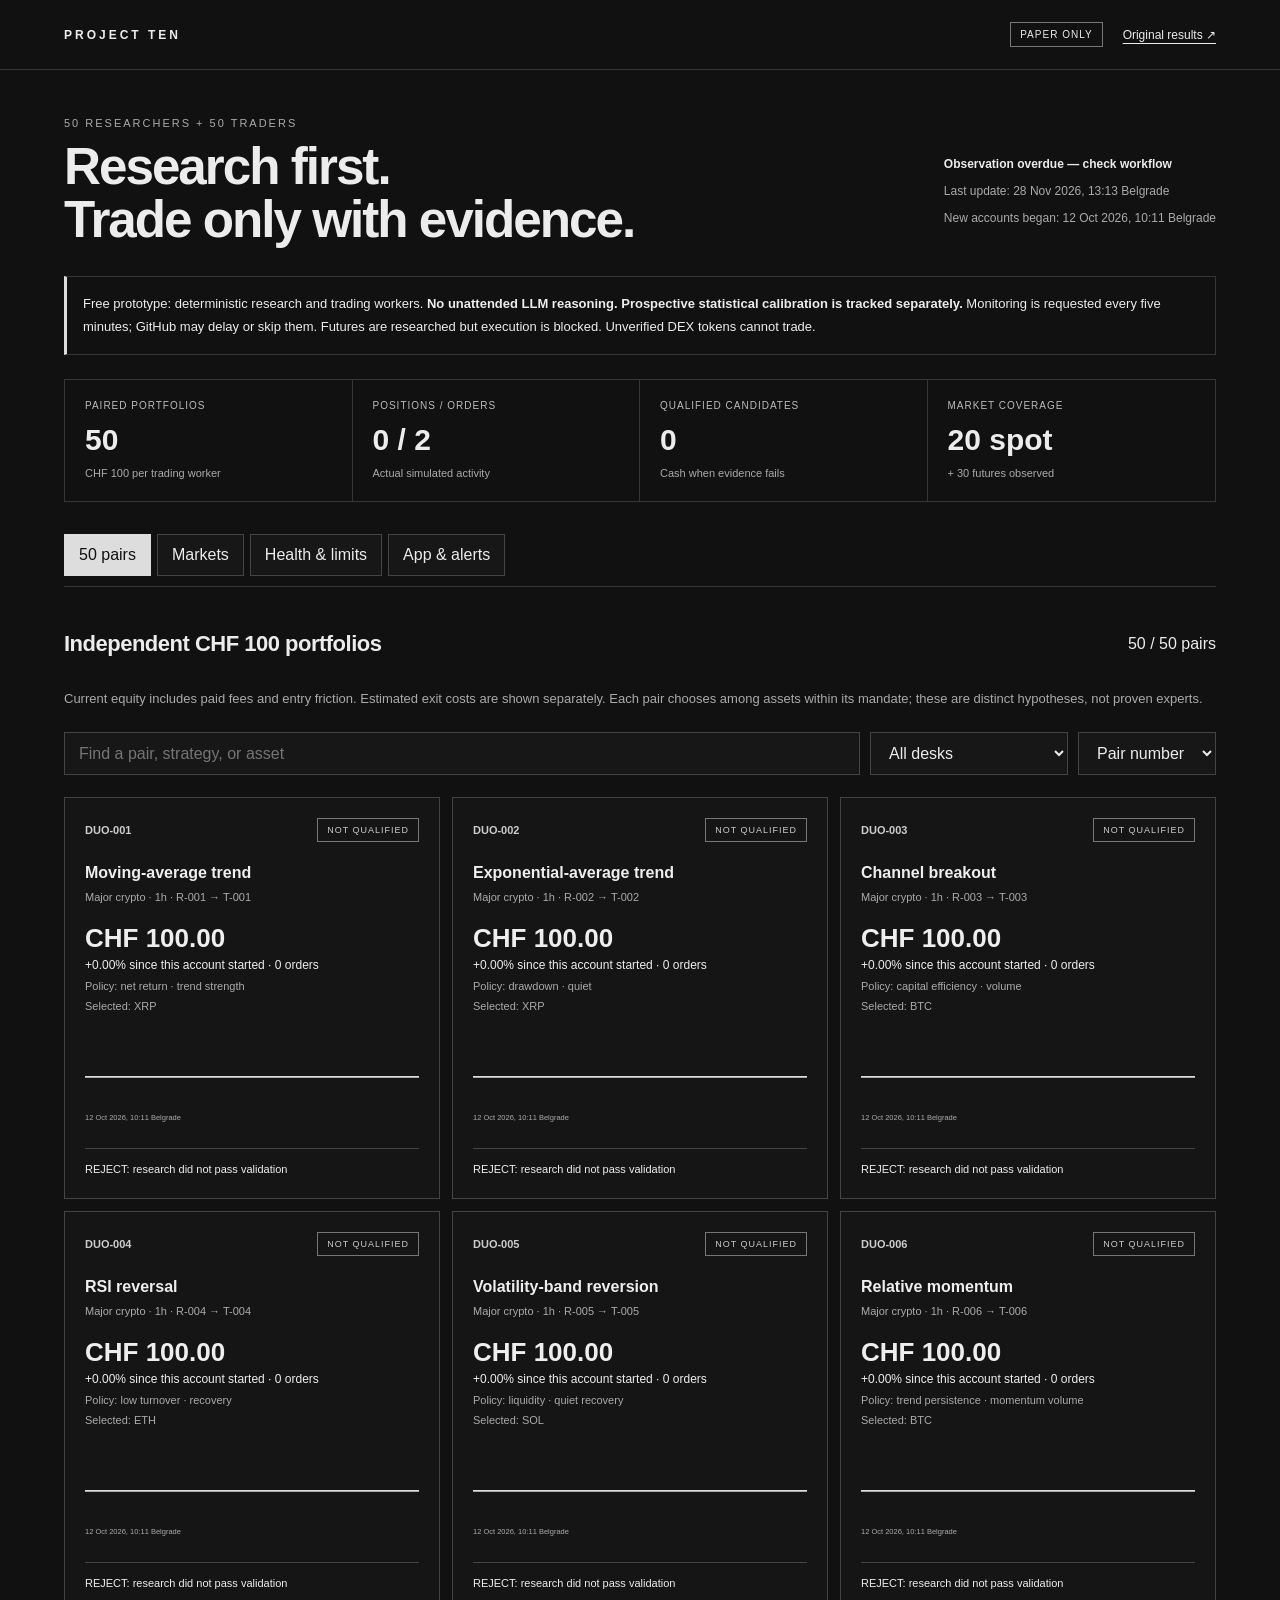
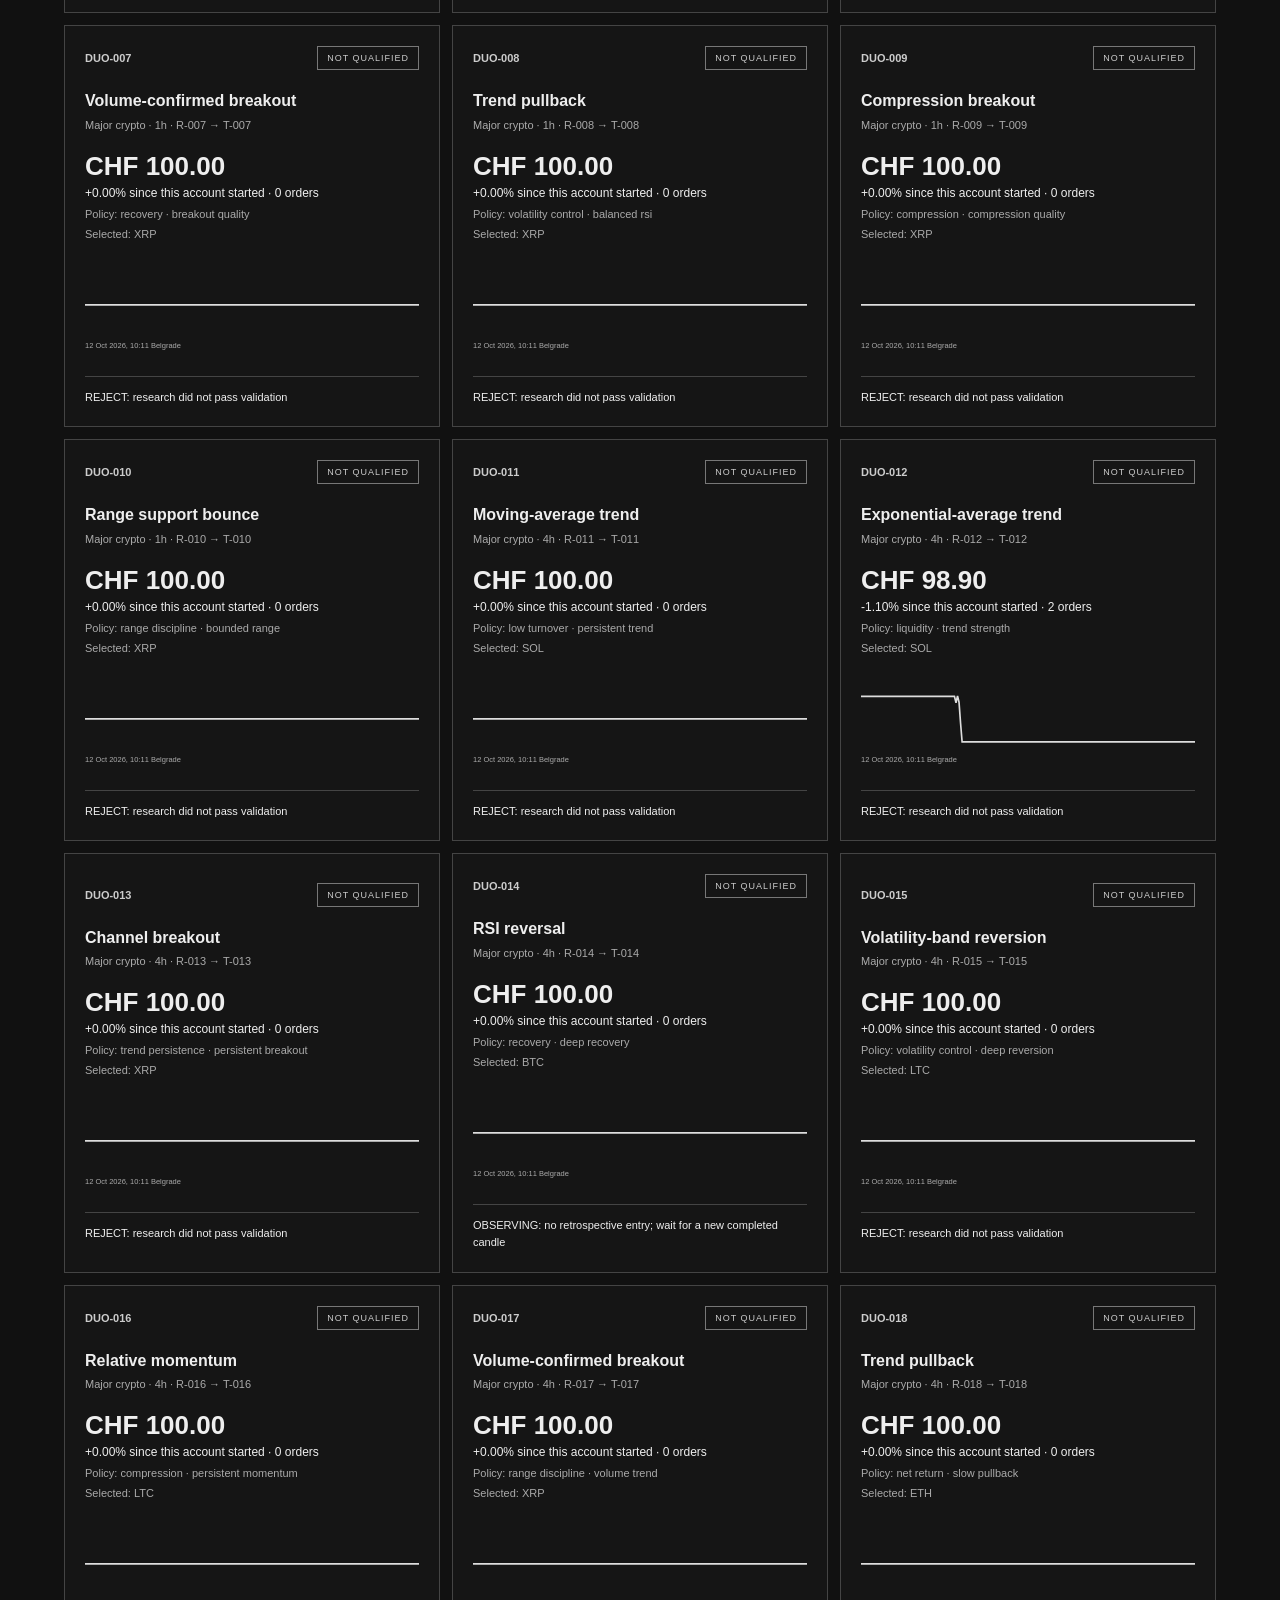
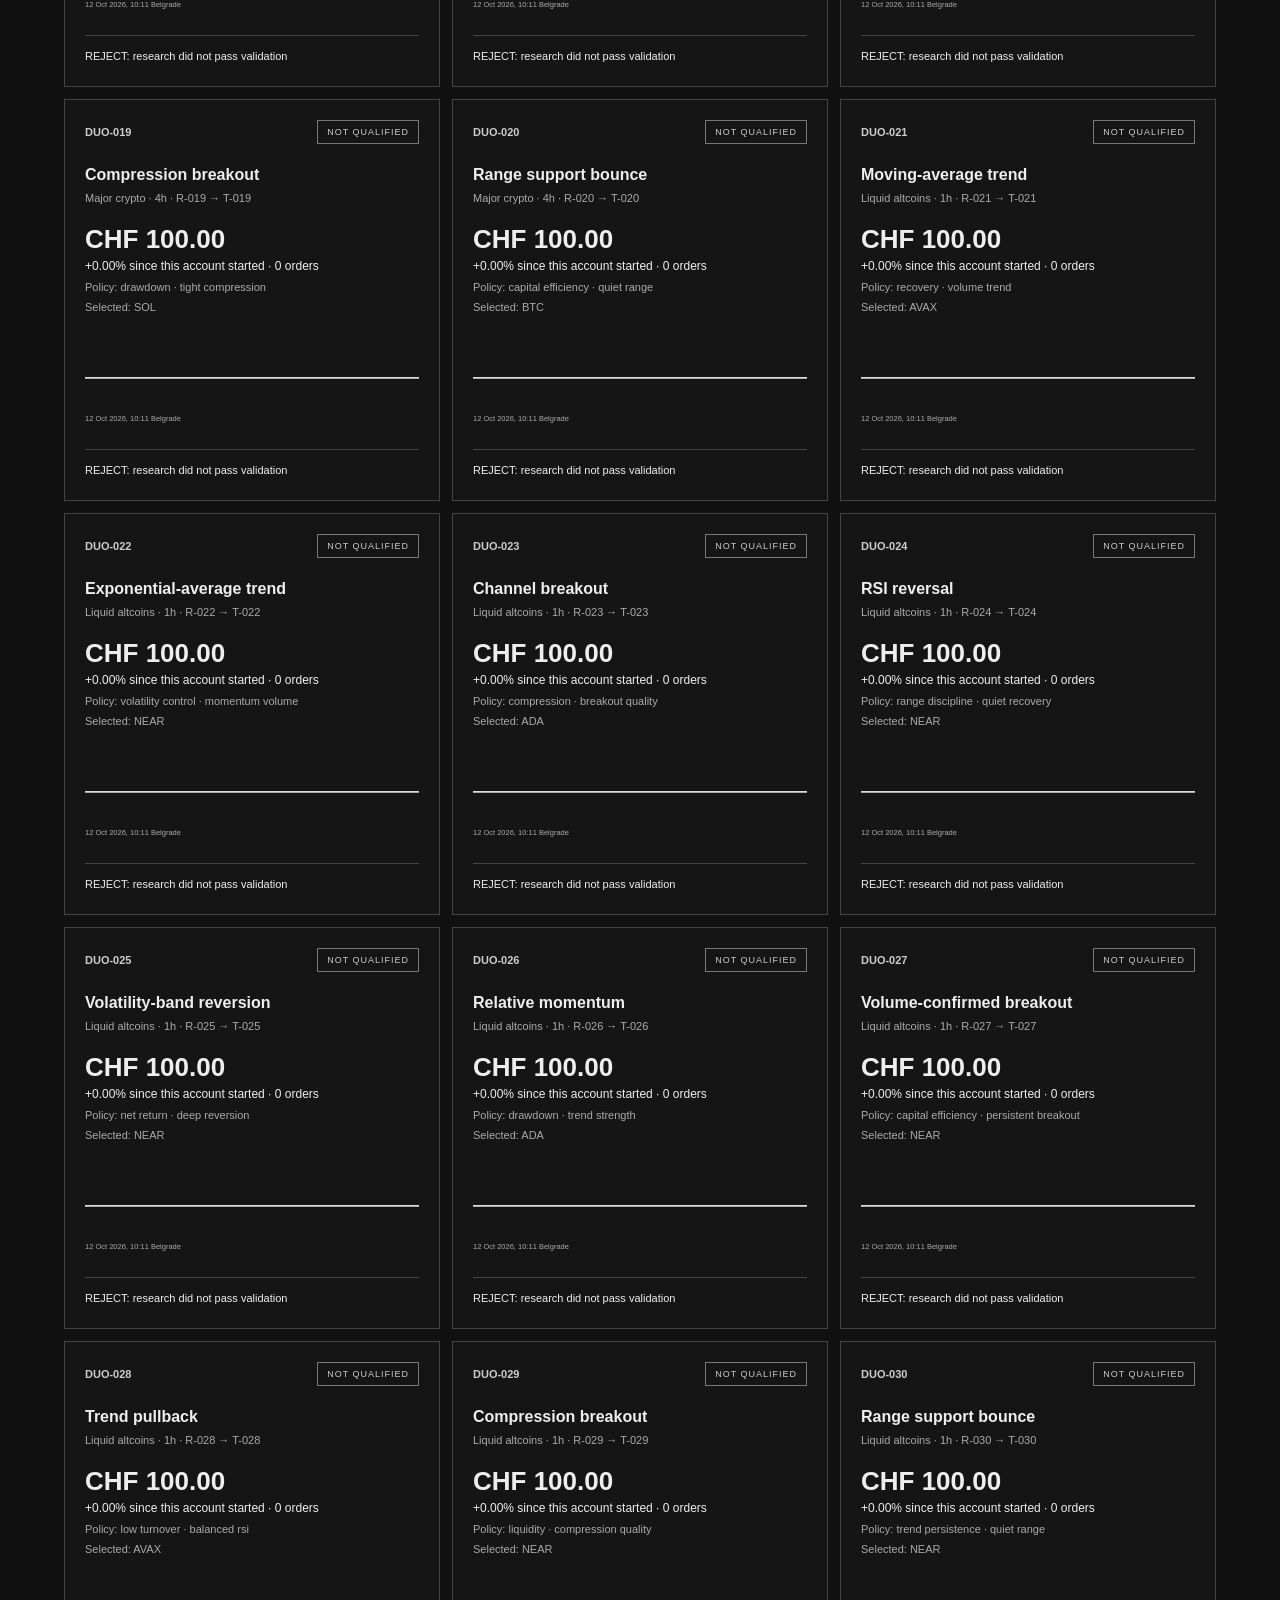
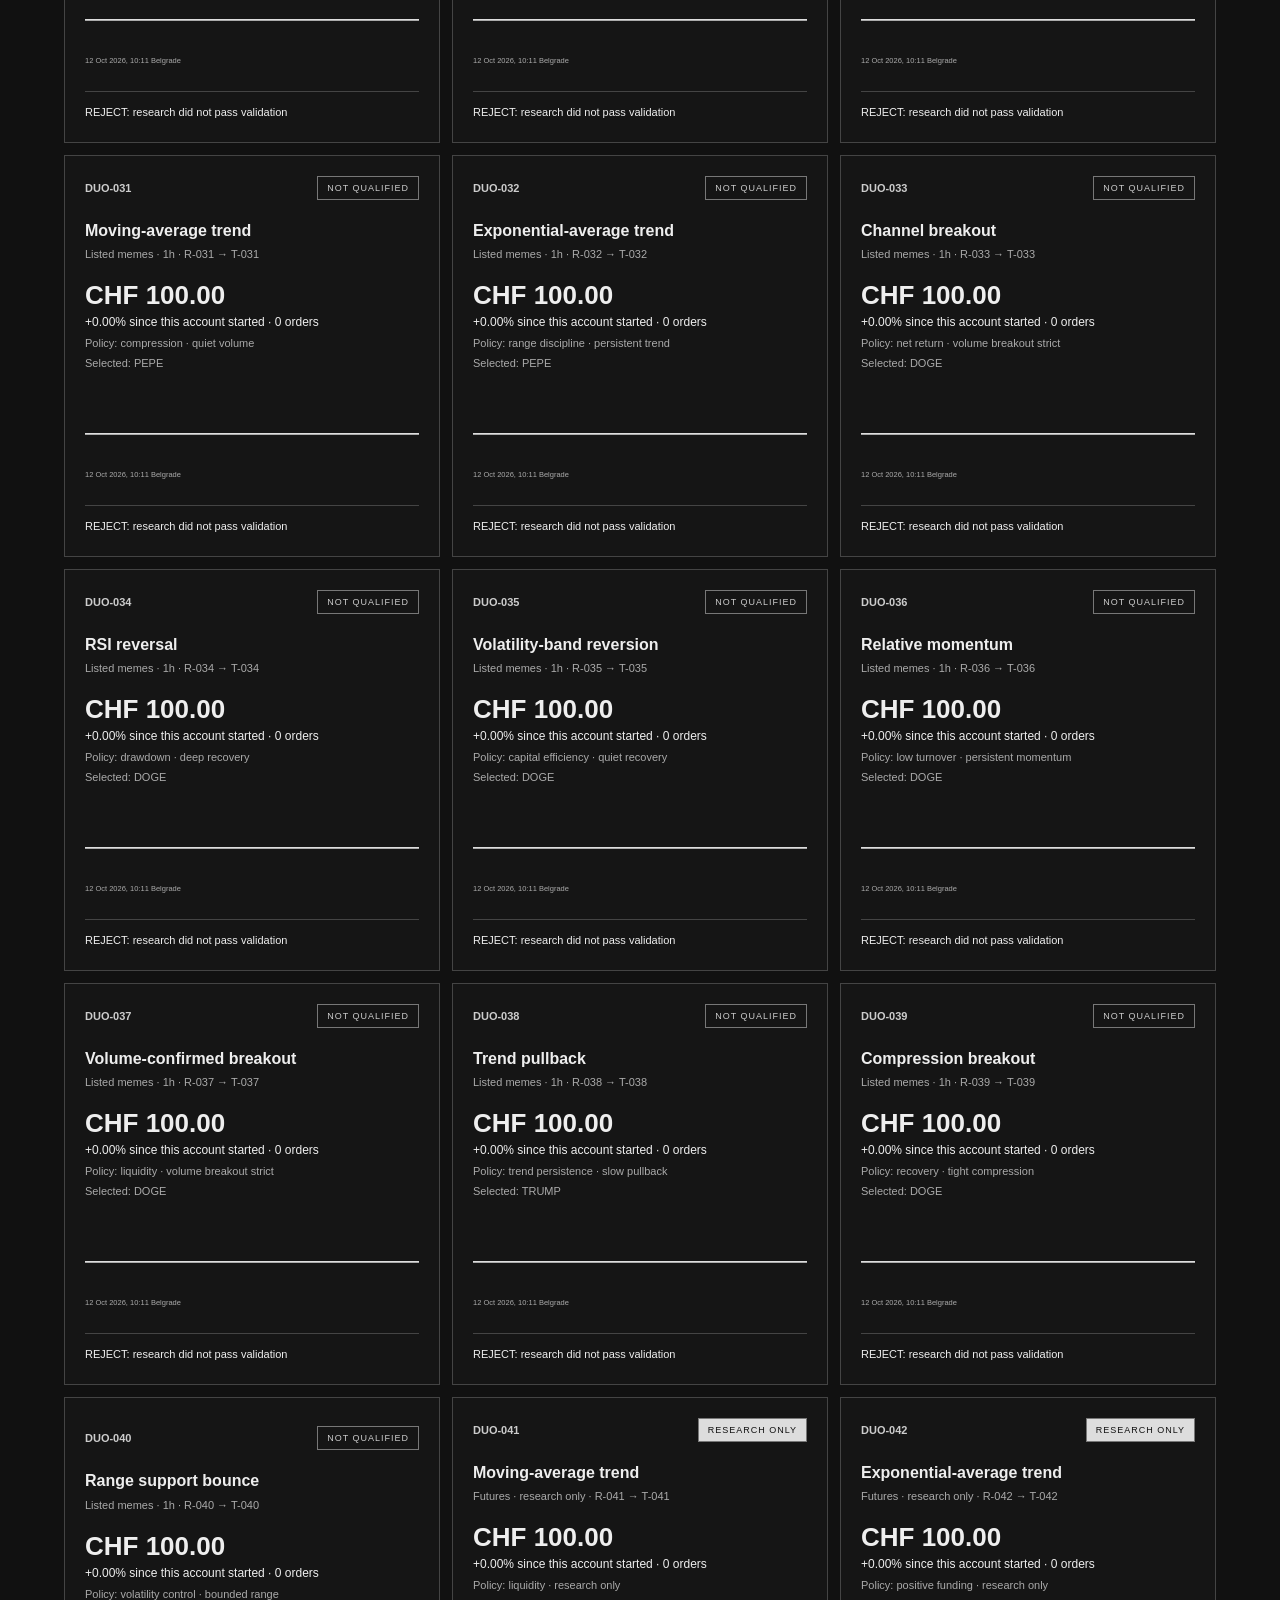
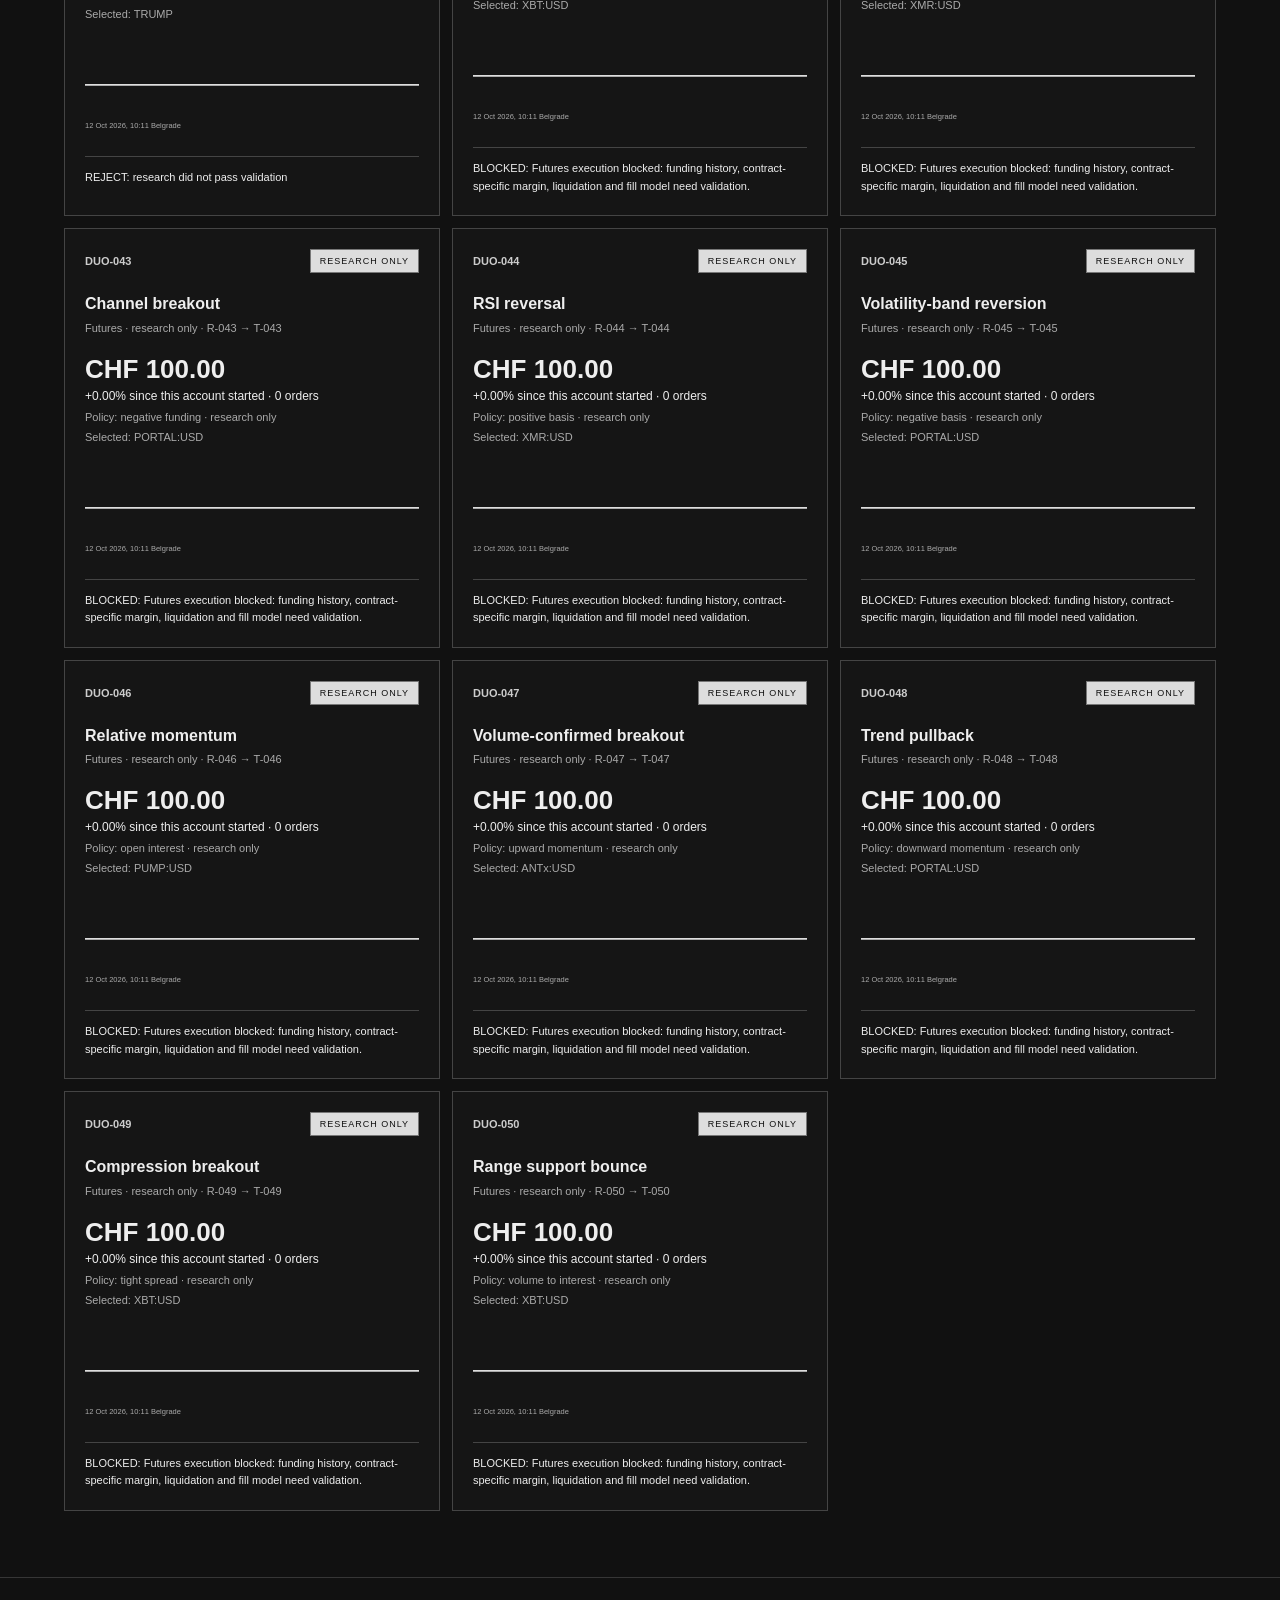
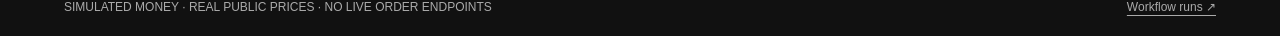
<file: docs/index.html>
<!doctype html>
<html lang="en"><head><meta charset="utf-8"><meta name="viewport" content="width=device-width,initial-scale=1"><meta name="theme-color" content="#111111"><link rel="manifest" href="./manifest.webmanifest"><link rel="apple-touch-icon" href="./icon-192.png"><script src="./mobile.js" defer></script><title>Project Ten · 50 research/trading pairs</title><link rel="stylesheet" href="./style.css"><script src="./app.js" defer></script></head>
<body><header><a class="wordmark" href="./">PROJECT TEN</a><span class="badge">PAPER ONLY</span><a href="./legacy/">Original results ↗</a></header>
<main><div class="title"><div><p class="eyebrow">50 RESEARCHERS + 50 TRADERS</p><h1>Research first.<br>Trade only with evidence.</h1></div><div class="status"><strong id="freshness">Loading verified report</strong><span id="observed"></span><span id="started"></span></div></div>
<div class="notice">Free prototype: deterministic research and trading workers. <strong>No unattended LLM reasoning. Prospective statistical calibration is tracked separately.</strong> Monitoring is requested every five minutes; GitHub may delay or skip them. Futures are researched but execution is blocked. Unverified DEX tokens cannot trade.</div>
<div id="error" hidden></div><section class="metrics" id="metrics"></section>
<nav><button class="active" data-view="duos">50 pairs</button><button data-view="markets">Markets</button><button data-view="health">Health & limits</button><button data-view="mobile">App & alerts</button></nav>
<section id="duos" class="view"><div class="section-head"><h2>Independent CHF 100 portfolios</h2><span id="count"></span></div><p class="muted">Current equity includes paid fees and entry friction. Estimated exit costs are shown separately. Each pair chooses among assets within its mandate; these are distinct hypotheses, not proven experts.</p>
<div class="filters"><input id="search" type="search" aria-label="Search pairs" placeholder="Find a pair, strategy, or asset"><select id="desk" aria-label="Filter desk"><option value="all">All desks</option><option value="majors">Major crypto · hourly</option><option value="swing">Major crypto · 4-hour</option><option value="alts">Liquid altcoins</option><option value="memes">Listed meme coins</option><option value="futures">Futures research</option></select><select id="sort" aria-label="Sort pairs"><option value="number">Pair number</option><option value="net">Net return</option><option value="orders">Orders</option></select></div><div id="cards" class="cards"></div></section>
<section id="markets" class="view" hidden><h2>Verified market observations</h2><p class="muted">Coverage is a curated universe, not all cryptocurrencies or all strategies. Availability and incomplete histories are checked at every run.</p><h3>Spot and exchange-listed meme coins</h3><div id="spot" class="market-grid"></div><h3>Perpetual futures · research only</h3><p class="muted">Funding values retain provider units. They are not booked as profits or costs; the funding and liquidation simulator has not been validated.</p><div id="futures" class="market-grid"></div></section>
<section id="health" class="view" hidden><h2>What is actually running</h2><div id="health-content"></div><h3>Feed failures</h3><div id="failures"></div><h3>Original experiment</h3><p>The previous 100-strategy experiment is paused. Its original ledger and losses remain available in the <a href="./legacy/">archived dashboard</a>. New accounts have a separate start timestamp.</p></section>
<section id="mobile" class="view" hidden><h2>Your phone app</h2><p class="muted">Install Project Ten for a standalone dashboard. Background paper-trade alerts use the free ntfy app or ntfy web push.</p><button id="install-app">Install Project Ten</button><p id="install-status" class="muted" aria-live="polite"></p><h3>Trade notifications</h3><p class="muted">Install ntfy on Android, then subscribe to your channel from this conversation. Keep the channel private: anyone knowing its name can read or publish messages. It is an unlisted channel, not an authenticated private account.</p><a href="https://play.google.com/store/apps/details?id=io.heckel.ntfy" target="_blank" rel="noopener noreferrer">Get ntfy for Android</a><div class="filters"><input id="alert-topic" aria-label="Notification channel" type="password" autocomplete="off" placeholder="Paste your notification channel"><button id="open-alerts">Open notification channel</button></div><p id="alert-status" class="muted" aria-live="polite">Only recorded paper BUY/SELL events trigger trade alerts. Rejections and research predictions do not. Device delivery requires your subscription and notification permission.</p><h3>Speed and availability</h3><p id="runtime-status" class="muted"></p><p class="muted">The installed app does not run traders on your phone. Cloud execution continues only while its host is running. Current GitHub scheduling is best effort; a continuous server has not been deployed.</p></section></main><dialog id="details"><button id="close" aria-label="Close pair details">Close ×</button><div id="detail"></div></dialog><footer>SIMULATED MONEY · REAL PUBLIC PRICES · NO LIVE ORDER ENDPOINTS <a href="https://github.com/mayootomic-maker/project-ten/actions">Workflow runs ↗</a></footer></body></html>
</file>
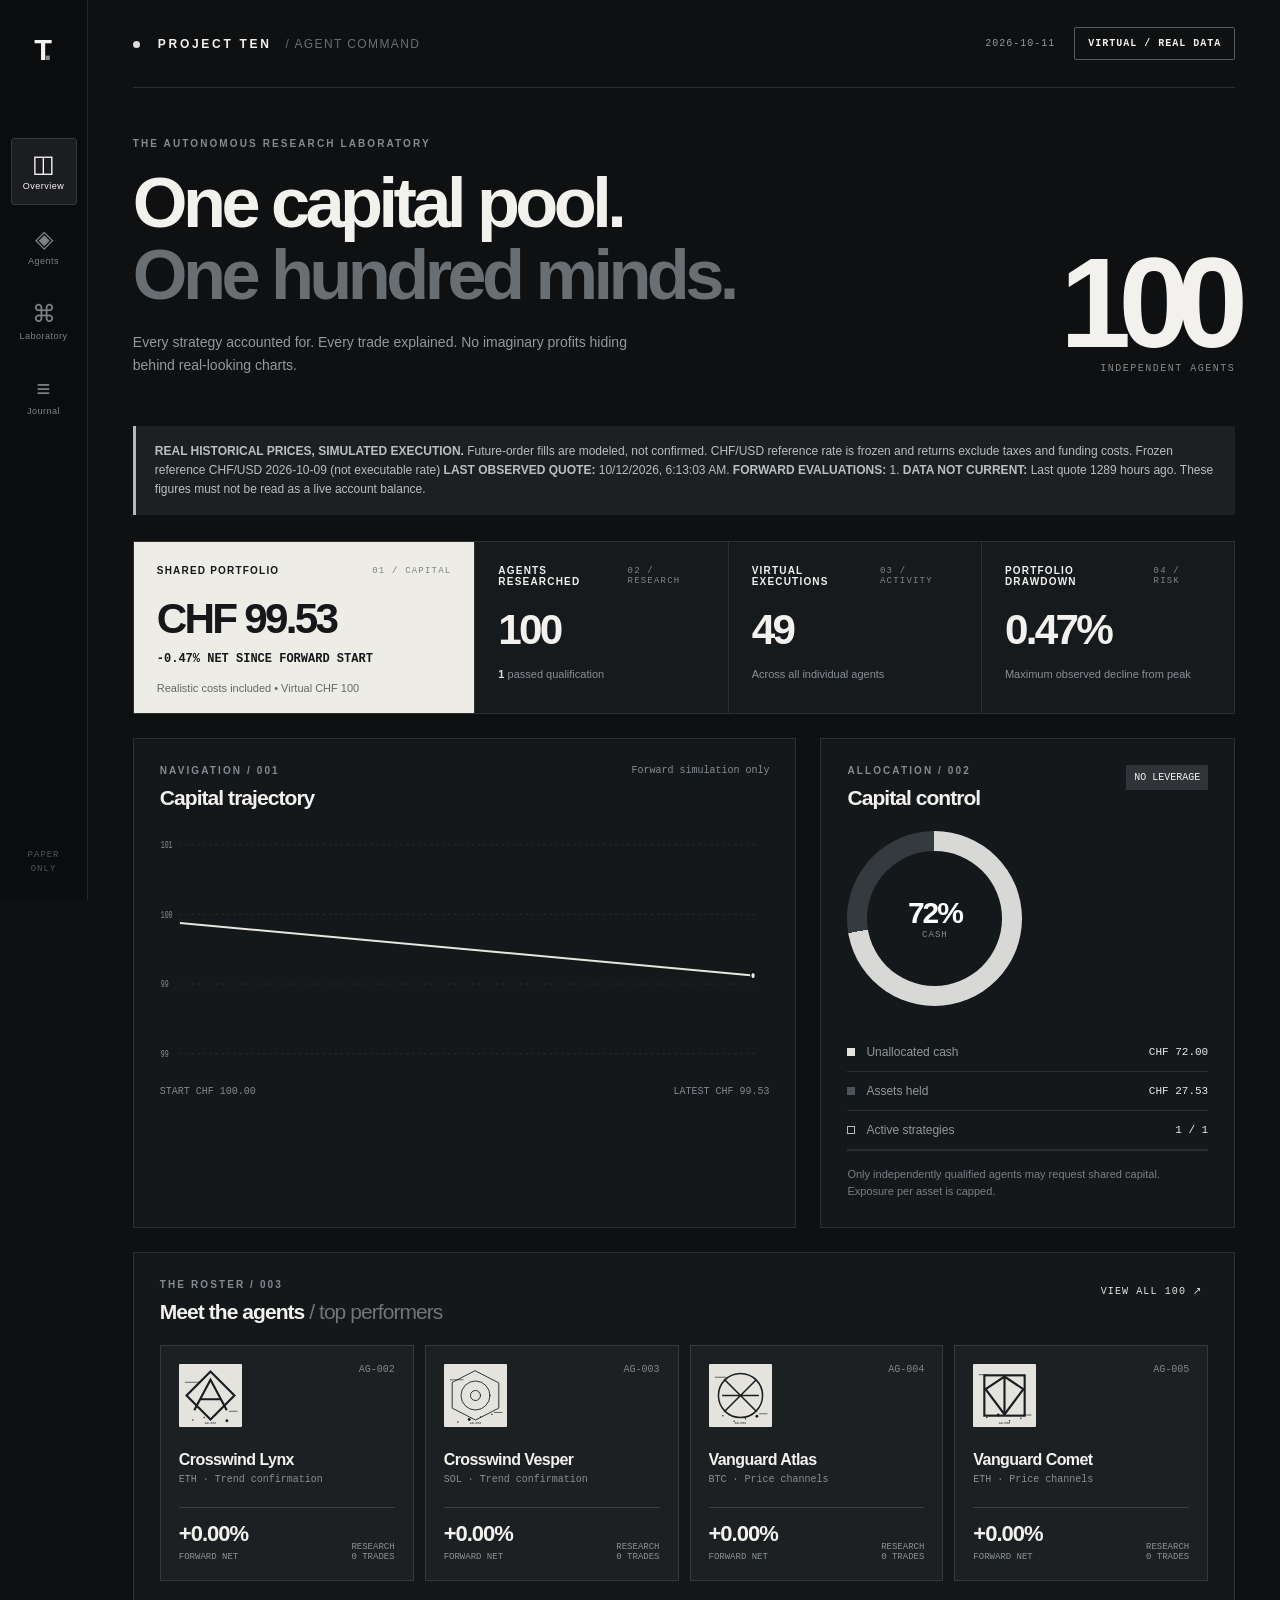
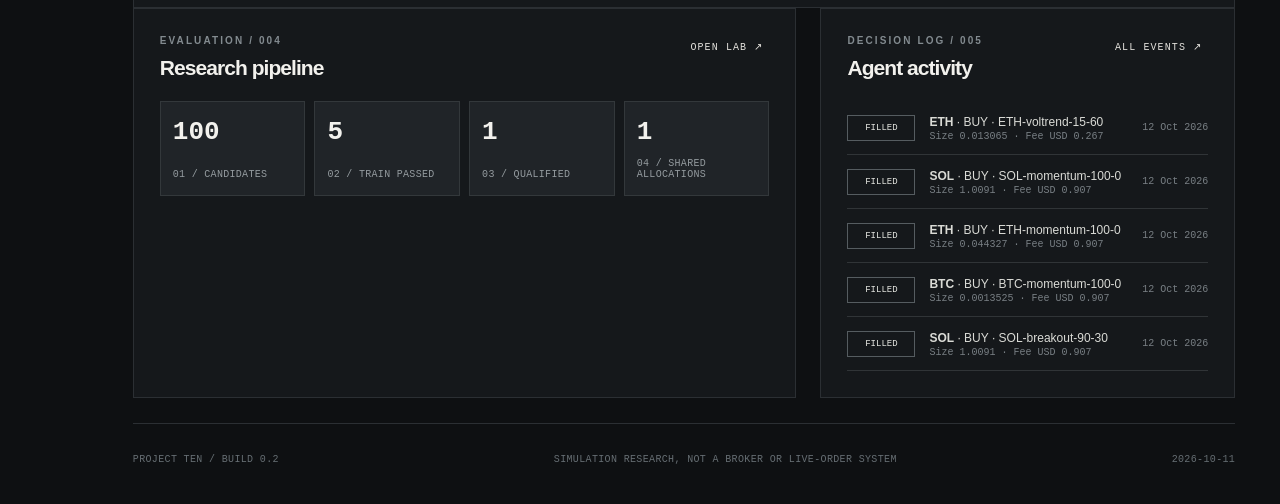
<file: docs/legacy/index.html>
<!doctype html>
<html lang="en"><head><meta charset="utf-8"><meta name="viewport" content="width=device-width,initial-scale=1,viewport-fit=cover"><meta name="theme-color" content="#101115"><title>PROJECT TEN — Agent Command</title><link rel="stylesheet" href="./style.css"></head>
<body><div id="root">
  <aside class="rail"><div class="rail-mark">T<span>.</span></div><button class="rail-link selected" data-view="overview" title="Overview"><span class="ico">◫</span><span class="rail-name">Overview</span></button><button class="rail-link" data-view="agents" title="Agents"><span class="ico">◈</span><span class="rail-name">Agents</span></button><button class="rail-link" data-view="laboratory" title="Laboratory"><span class="ico">⌘</span><span class="rail-name">Laboratory</span></button><button class="rail-link" data-view="journal" title="Journal"><span class="ico">≡</span><span class="rail-name">Journal</span></button><div class="rail-spacer"></div><div class="rail-bottom">PAPER<br>ONLY</div></aside>
  <main class="shell"><header class="masthead"><div class="wordmark"><span class="mark-dot"></span> PROJECT TEN <span class="wordmark-muted">/ AGENT COMMAND</span></div><div class="topright"><span class="time-mark" id="lastDay">NO DATA</span><span class="mode-pill" id="modePill">SIMULATION ONLY</span></div></header>
  <div id="error" class="error hidden"></div>
  <section class="screen" id="screen-overview"><div class="intro"><div><div class="eyebrow">THE AUTONOMOUS RESEARCH LABORATORY</div><h1>One capital pool.<br><span>One hundred minds.</span></h1><p>Every strategy accounted for. Every trade explained. No imaginary profits hiding behind real-looking charts.</p></div><div class="big-num"><span id="heroAgents">100</span><small>INDEPENDENT AGENTS</small></div></div>
    <div class="notice" id="notice">LOADING DATA…</div>
    <div class="summary-grid"><div class="metric primary"><div class="metric-label">SHARED PORTFOLIO <span>01 / CAPITAL</span></div><strong id="mainBalance">—</strong><span id="mainReturn" class="stat">—</span><div class="metric-foot">Realistic costs included • Virtual CHF 100</div></div><div class="metric"><div class="metric-label">AGENTS RESEARCHED <span>02 / RESEARCH</span></div><strong id="agentCount">—</strong><div class="metric-foot"><b id="passing">—</b> passed qualification</div></div><div class="metric"><div class="metric-label">VIRTUAL EXECUTIONS <span>03 / ACTIVITY</span></div><strong id="executions">—</strong><div class="metric-foot">Across all individual agents</div></div><div class="metric"><div class="metric-label">PORTFOLIO DRAWDOWN <span>04 / RISK</span></div><strong id="drawdown">—</strong><div class="metric-foot">Maximum observed decline from peak</div></div></div>
    <div class="split"><article class="panel chart-panel"><div class="panel-head"><div><div class="eyebrow">NAVIGATION / 001</div><h2>Capital trajectory</h2></div><span class="small-hint" id="chartPeriod">Forward simulation only</span></div><div id="mainChart" class="main-chart"></div><div class="chart-caption"><span>START  CHF 100.00</span><span id="endBalance">LATEST —</span></div></article><article class="panel live-panel"><div class="panel-head"><div><div class="eyebrow">ALLOCATION / 002</div><h2>Capital control</h2></div><span class="lighttag">NO LEVERAGE</span></div><div class="allocation"><div class="donut" id="donut"><span id="cashPct">100%</span><small>CASH</small></div><div class="allocation-desc"><div class="legend-item"><i></i><span>Unallocated cash</span><b id="cashLabel">—</b></div><div class="legend-item"><i class="fill"></i><span>Assets held</span><b id="investedLabel">—</b></div><div class="legend-item"><i class="hatched"></i><span>Active strategies</span><b id="deployed">—</b></div></div></div><div class="minor-note" id="allocationFoot">If no strategy passes validation, the system holds cash.</div></article></div>
    <div class="panel agents-preview"><div class="panel-head"><div><div class="eyebrow">THE ROSTER / 003</div><h2>Meet the agents <span class="small-muted">/ top performers</span></h2></div><button class="text-link" data-go="agents">VIEW ALL 100 <span>↗</span></button></div><div id="featuredAgents" class="featured-grid"></div></div>
    <div class="split bottom-split"><div class="panel"><div class="panel-head"><div><div class="eyebrow">EVALUATION / 004</div><h2>Research pipeline</h2></div><button class="text-link" data-go="laboratory">OPEN LAB ↗</button></div><div id="pipeline" class="pipeline"></div></div><div class="panel"><div class="panel-head"><div><div class="eyebrow">DECISION LOG / 005</div><h2>Agent activity</h2></div><button class="text-link" data-go="journal">ALL EVENTS ↗</button></div><div id="activity" class="activity"></div></div></div>
  </section>
  <section class="screen hidden" id="screen-agents"><div class="page-title"><div><div class="eyebrow">PERSONNEL DIRECTORY / AGENTS 001—100</div><h1>Know your <span>agents.</span></h1><p>Each agent has a distinct identity, a defined strategy and its own virtual CHF 100 portfolio. Nothing here shares real money.</p></div><div class="page-count"><strong id="visibleCount">100</strong><span>VISIBLE</span></div></div><div class="toolbar"><div class="searchbox">⌕ <input id="agentSearch" placeholder="Search by name, code, asset or strategy" aria-label="Search agents" autocomplete="off"></div><select id="familyFilter" aria-label="Filter family"><option value="all">ALL FAMILIES</option><option value="sma">CROSSWIND / SMA</option><option value="breakout">VANGUARD / CHANNEL</option><option value="momentum">VECTOR / MOMENTUM</option><option value="rsi">UNDERTOW / RSI</option><option value="zscore">ECHO / REVERSION</option><option value="voltrend">SENTINEL / VOLATILITY</option></select><select id="assetFilter" aria-label="Filter asset"><option value="all">ALL ASSETS</option><option value="BTC">BTC</option><option value="ETH">ETH</option><option value="SOL">SOL</option></select><select id="sortSelect" aria-label="Sort agents"><option value="net">BEST FORWARD P/L</option><option value="rank">AGENT NUMBER</option><option value="trades">MOST ACTIVE</option><option value="drawdown">LOWEST DRAWDOWN</option></select></div><div class="roster-heading"><span>SELECT AGENT TO INSPECT</span><span id="rosterCounts"></span></div><div id="agentGrid" class="agent-grid"></div></section>
  <section class="screen hidden" id="screen-laboratory"><div class="page-title"><div><div class="eyebrow">METHOD / REALITY CHECK</div><h1>Proof over <span>promises.</span></h1><p>The research engine deliberately makes it hard for strategies to qualify. More agents does not mean more probability of profit.</p></div></div><div id="labNotice" class="notice"></div><div class="lab-grid"><div class="panel"><div class="panel-head"><div><div class="eyebrow">GATE 01—04</div><h2>Research gates</h2></div></div><div id="labGates" class="lab-gates"></div></div><div class="panel"><div class="panel-head"><div><div class="eyebrow">EXECUTION MODEL</div><h2>The cost of trading</h2></div></div><div id="costModel" class="costs"></div></div><div class="panel wide"><div class="panel-head"><div><div class="eyebrow">DATA AUDIT</div><h2>Market and benchmark coverage</h2></div></div><div id="benchmarkTable"></div></div><div class="panel wide"><div class="panel-head"><div><div class="eyebrow">NEXT GENERATION / QUARANTINED</div><h2>Candidate incubator</h2></div></div><div id="candidateIncubator" class="incubator"></div></div><div class="panel wide"><div class="panel-head"><div><div class="eyebrow">NOTHING HIDDEN</div><h2>Interpretation rules</h2></div></div><div class="interpretation"><div><b>Training</b><p>Research and candidate screening. Historical performance can be overfit.</p></div><div><b>Holdout</b><p>Later unseen dates. Used once to veto candidates, never to tune them.</p></div><div><b>Forward</b><p>Individual agent simulations start after the research snapshot. Results aren't the same as broker fills.</p></div><div><b>Shared portfolio</b><p>Only frozen qualifying strategies can request funds. The portfolio can hold 100% cash.</p></div></div></div></div></section>
  <section class="screen hidden" id="screen-journal"><div class="page-title"><div><div class="eyebrow">AUDIT / VIRTUAL EXECUTION</div><h1>Nothing gets <span>erased.</span></h1><p>Inspect trades from all 100 individual agents and the shared portfolio, including filled and rejected virtual orders. Hash-linked execution events are separately verified by the CLI.</p></div></div><div class="journal-toolbar"><span id="journalCount">0 EVENTS</span><button class="text-link" id="exportJournal">DOWNLOAD VISIBLE EVENTS ↓</button></div><div class="toolbar"><div class="searchbox">⌕ <input id="journalSearch" placeholder="Search agent, asset, or status" aria-label="Search journal"></div><select id="journalBook" aria-label="Journal account"><option value="all">ALL VIRTUAL ACCOUNTS</option><option value="individual">INDIVIDUAL AGENTS</option><option value="shared">SHARED PORTFOLIO</option></select></div><div id="journalEntries" class="journal"></div></section>
  <footer class="foot"><span>PROJECT TEN / BUILD 0.2</span><span>SIMULATION RESEARCH, NOT A BROKER OR LIVE-ORDER SYSTEM</span><span id="footerDate">—</span></footer></main>
  <div class="overlay hidden" id="overlay" role="presentation"><div class="overlay-scrim" id="overlayScrim"></div><aside class="detail" role="dialog" aria-modal="true" aria-labelledby="detailTitle"><div class="detail-top"><span>AGENT PERSONNEL FILE <span id="detailCode">—</span></span><button id="detailClose" aria-label="Close details">✕</button></div><div id="detailContent"></div></aside></div>
</div><script src="./app.js" defer></script></body></html>
</file>
<file: docs/style.css>
:root{font-family:Arial,Helvetica,sans-serif;color:#ececec;background:#111;--line:#363636;--muted:#aaa}*{box-sizing:border-box}body{margin:0}a{color:inherit;text-underline-offset:4px}header,footer{padding:22px 5vw;display:flex;gap:20px;align-items:center;border-bottom:1px solid var(--line);font-size:12px}.wordmark{font-weight:800;letter-spacing:3px;text-decoration:none}.badge,.tag{padding:6px 9px;border:1px solid #777;font-size:10px;letter-spacing:1px}.badge{margin-left:auto}main{max-width:1420px;padding:36px 5vw;margin:auto}.title{display:flex;justify-content:space-between;gap:24px;align-items:center}h1{font-size:clamp(32px,4vw,56px);letter-spacing:-2px;line-height:1.03;margin:12px 0 30px}h2{font-size:22px;letter-spacing:-.5px}h3{font-size:16px;margin-top:28px}.eyebrow{font-size:11px;letter-spacing:2px;color:var(--muted)}.status{font-size:12px;display:flex;flex-direction:column;gap:9px;line-height:1.5}.status span{color:var(--muted)}.notice{border:1px solid var(--line);border-left:3px solid #ddd;padding:16px;font-size:13px;line-height:1.7;margin-bottom:24px}.metrics{display:grid;grid-template-columns:repeat(4,1fr);border:1px solid var(--line)}.metric{padding:20px;border-right:1px solid var(--line)}.metric:last-child{border:0}.metric label{display:block;font-size:10px;letter-spacing:1px;color:#bbb}.metric strong{display:block;font-size:30px;margin:12px 0 6px}.metric small{font-size:11px;color:var(--muted)}nav{display:flex;gap:6px;border-bottom:1px solid var(--line);margin:32px 0 26px;padding-bottom:10px}button,input,select{font:inherit;color:inherit;background:#171717;border:1px solid #444;border-radius:0;padding:11px 14px}button{cursor:pointer}button:hover,button.active{background:#ddd;color:#111;border-color:#ddd}button:focus-visible,input:focus-visible,select:focus-visible{outline:2px solid white;outline-offset:3px}.section-head{display:flex;justify-content:space-between;align-items:center}.muted{color:var(--muted);font-size:13px;line-height:1.7}.filters{display:flex;gap:10px;margin:22px 0}input{flex:1;min-width:140px}.cards{display:grid;grid-template-columns:repeat(3,minmax(0,1fr));gap:12px}.card{padding:20px;text-align:left;width:100%;display:block;background:#151515;color:#eee;min-height:300px}.card:hover{background:#222;color:#eee}.card-top{display:flex;justify-content:space-between;align-items:center;font-size:11px;color:#ccc}.card h3{line-height:1.4;margin:20px 0 6px}.desk{font-size:11px;color:var(--muted)}.balance{font-size:26px;margin:20px 0 4px;font-weight:bold}.return{font-size:12px}.decision{font-size:11px;border-top:1px solid #444;padding-top:12px;margin-top:14px;line-height:1.6;overflow-wrap:anywhere}.mini{font-size:11px;color:#aaa;margin-top:8px}.market-grid{display:grid;grid-template-columns:repeat(3,minmax(0,1fr));gap:10px}.market{border:1px solid var(--line);padding:16px;line-height:1.7;font-size:12px}.market strong{font-size:17px}.market span{display:block;color:#bbb}.health-row,.account-row{display:flex;justify-content:space-between;gap:24px;border-bottom:1px solid #333;padding:12px 0;font-size:13px}.health-row span,.account-row span{color:#bbb}.health-row strong{max-width:70%;line-height:1.6;font-weight:normal}.fail{border:1px solid #555;padding:12px;font-size:12px;line-height:1.6}dialog{background:#151515;color:#eee;border:1px solid #777;max-width:800px;width:calc(100% - 28px);max-height:90vh;padding:25px}dialog::backdrop{background:rgba(0,0,0,.8)}dialog>#close{float:right}dialog h2{padding-right:100px}details{margin:15px 0;border-top:1px solid #333;padding-top:12px;font-size:12px}summary{cursor:pointer}table{width:100%;border-collapse:collapse;font-size:11px;margin-top:15px}th,td{text-align:left;border-bottom:1px solid #444;padding:9px 5px}ul{padding-left:20px;line-height:1.7}.history{font-family:monospace;font-size:11px;line-height:1.8}.chart{height:110px;margin-top:12px}.chart svg{width:100%;height:100%}footer{border-top:1px solid var(--line);border-bottom:0;justify-content:space-between;color:#aaa;margin-top:30px}#error{border:2px solid #ccc;padding:18px;margin:20px 0}.tag{white-space:nowrap;font-size:9px}.blocked{background:#ddd;color:#111}.empty{padding:30px;color:#bbb;border:1px solid #444}@media(max-width:1050px){.cards,.market-grid{grid-template-columns:repeat(2,minmax(0,1fr))}}@media(max-width:650px){header,footer{padding:18px 16px;gap:10px;font-size:10px}.wordmark{letter-spacing:1.5px}.badge{font-size:8px;padding:5px}main{padding:22px 16px}.title{display:block}h1{letter-spacing:-1px;margin-bottom:20px}.status{margin-bottom:20px;font-size:11px}.metrics{grid-template-columns:repeat(2,minmax(0,1fr))}.metric{padding:14px;border-bottom:1px solid var(--line)}.metric strong{font-size:25px}.cards,.market-grid{grid-template-columns:1fr}.filters{flex-wrap:wrap}input{flex-basis:100%}select{flex:1;min-width:110px;font-size:12px}.card{min-height:0;padding:18px}.section-head h2{font-size:19px}.health-row{display:block}.health-row strong{display:block;max-width:none;margin-top:8px}nav button{padding:10px;font-size:12px}footer{align-items:start;line-height:1.5}.notice{font-size:12px}.chart{height:100px}}@media(prefers-reduced-motion:reduce){*{scroll-behavior:auto!important}}

nav{flex-wrap:wrap}#install-app:disabled{opacity:.5;cursor:default}#alert-topic{min-width:0}#mobile{max-width:760px}#mobile h3{margin-top:30px}
</file>
<file: docs/legacy/style.css>
:root{--bg:#0e1012;--rail:#0a0c0e;--surface:#15181b;--surface2:#1b1e22;--stroke:#2b2f33;--muted:#8a9096;--soft:#c3c7c9;--white:#f2f1ed;--black:#08090a;--good:#dfdfd8;--bad:#9da2a6;--font:Inter,ui-sans-serif,-apple-system,BlinkMacSystemFont,"Segoe UI",Arial,sans-serif;--mono:ui-monospace,"SFMono-Regular",Consolas,monospace}
*{box-sizing:border-box}html{scroll-behavior:smooth}body{margin:0;background:var(--bg);color:var(--white);font-family:var(--font);font-size:14px;-webkit-font-smoothing:antialiased}button,input,select{font:inherit}button{cursor:pointer}button:focus-visible,input:focus-visible,select:focus-visible{outline:2px solid #fff;outline-offset:3px}.hidden{display:none!important}.rail{position:fixed;left:0;top:0;bottom:0;width:88px;background:var(--rail);border-right:1px solid #25282b;z-index:10;display:flex;flex-direction:column;align-items:center;padding:34px 0 24px;gap:8px}.rail-mark{font-weight:900;letter-spacing:-5px;font-size:29px;margin:0 0 63px;padding-right:6px}.rail-mark span{color:#888}.rail-link{display:flex;align-items:center;flex-direction:column;gap:5px;width:66px;border:1px solid transparent;border-radius:3px;padding:13px 4px;color:#7c8287;background:transparent}.rail-link:hover{color:#ddd;background:#171a1d}.rail-link.selected{color:#faf9f6;background:#1b1d20;border-color:#35393c}.ico{font-size:24px;line-height:24px}.rail-name{font-size:9px;letter-spacing:.055em}.rail-spacer{flex:1}.rail-bottom{font:9px/1.5 var(--mono);letter-spacing:1px;color:#50575d;text-align:center}.shell{margin-left:88px;padding:0 clamp(20px,3.5vw,74px);max-width:1900px}.masthead{height:88px;border-bottom:1px solid var(--stroke);display:flex;align-items:center;justify-content:space-between;gap:15px}.wordmark{font-size:12px;font-weight:900;letter-spacing:2.7px}.wordmark .mark-dot{display:inline-block;width:7px;height:7px;border-radius:50%;background:#ddd;margin-right:12px}.wordmark-muted{font-weight:500;color:#676f74;letter-spacing:1.4px;margin-left:8px}.topright{display:flex;align-items:center;gap:19px;font:10px var(--mono);letter-spacing:1px}.time-mark{color:#92989d}.mode-pill{border:1px solid #555b5e;padding:10px 13px;border-radius:2px;font-weight:bold}.screen{padding-top:50px}.intro{display:flex;align-items:end;justify-content:space-between;gap:25px;margin-bottom:35px}.eyebrow{font-size:10px;letter-spacing:2.1px;text-transform:uppercase;color:#838b90;font-weight:800}.intro h1,.page-title h1{font-size:clamp(42px,5.5vw,89px);line-height:1.02;letter-spacing:-.065em;margin:18px 0 20px;font-weight:790}.intro h1 span,.page-title h1 span{color:#696e72}.intro p,.page-title p{max-width:530px;color:#93999d;line-height:1.65;font-size:14px}.big-num{text-align:right;padding-bottom:17px}.big-num span{font-size:clamp(88px,10vw,160px);line-height:.85;letter-spacing:-.1em;font-weight:800;display:block}.big-num small{font:10px var(--mono);letter-spacing:1.5px;color:#888}.notice{border-left:3px solid #b7b9b8;background:#1c2023;padding:16px 19px;color:#b9bfc2;font-size:12px;line-height:1.6;margin:0 0 26px}.error{border:1px solid #b3b0a9;padding:30px;background:#2a2221;margin:25px 0}.summary-grid{display:grid;grid-template-columns:1.35fr 1fr 1fr 1fr;gap:1px;background:var(--stroke);border:1px solid var(--stroke);margin-bottom:24px}.metric{background:#171a1d;padding:23px 23px 19px;min-height:168px}.metric.primary{background:#edece6;color:#15171a}.metric-label{font-weight:800;font-size:10px;letter-spacing:1.2px;display:flex;justify-content:space-between;gap:8px;align-items:center;color:inherit}.metric-label span{font:9px var(--mono);color:#7f8587}.metric strong{display:block;font-size:clamp(34px,3.3vw,55px);letter-spacing:-.065em;font-weight:760;margin:22px 0 8px;font-variant-numeric:tabular-nums;line-height:1}.metric-foot{color:#888f94;font-size:11px;margin-top:16px}.primary .metric-foot{color:#63696a}.metric-foot b{color:#ddd}.stat{font:12px var(--mono);font-weight:800}.split{display:grid;grid-template-columns:1.6fr 1fr;gap:24px;margin-bottom:24px}.panel{background:var(--surface);border:1px solid var(--stroke);padding:26px;min-width:0}.panel-head{display:flex;align-items:start;justify-content:space-between;gap:15px;margin-bottom:22px}.panel h2{font-size:21px;letter-spacing:-.045em;line-height:1.1;font-weight:700;margin:10px 0 0}.small-muted{color:#6f7579;font-weight:400}.small-hint{font:10px var(--mono);color:#858d92}.lighttag{font:10px var(--mono);background:#303337;padding:7px 8px;white-space:nowrap}.main-chart{height:245px;position:relative}.main-chart svg{height:100%;width:100%;display:block}.chart-caption{font:10px var(--mono);display:flex;justify-content:space-between;color:#82898e;margin-top:10px}.allocation{display:flex;gap:27px;align-items:center;min-height:235px}.donut{--fill:0;flex:0 0 175px;width:175px;height:175px;border-radius:50%;background:conic-gradient(#d8d9d7 calc(var(--fill)*1%),#353a3e 0);display:flex;justify-content:center;align-items:center;flex-direction:column;position:relative;color:#fff}.donut:before{content:'';position:absolute;inset:20px;background:var(--surface);border-radius:50%}.donut span,.donut small{z-index:1}.donut span{font-size:30px;font-weight:750;letter-spacing:-2px}.donut small{font:9px var(--mono);color:#858d92;letter-spacing:1px}.allocation-desc{flex:1;min-width:0}.legend-item{display:grid;grid-template-columns:10px 1fr auto;gap:9px;font-size:12px;color:#90979b;align-items:center;padding:12px 0;border-bottom:1px solid #2a2d31}.legend-item b{font:11px var(--mono);color:#e9e8e4}.legend-item i{height:8px;width:8px;display:block;background:#e3e3de}.legend-item i.fill{background:#4c545a}.legend-item i.hatched{background:transparent;border:1px solid #bbb}.minor-note{font-size:11px;color:#787f85;line-height:1.6;border-top:1px solid var(--stroke);padding-top:15px}.text-link{color:#e4e2dd;background:transparent;border:0;padding:6px;font:10px var(--mono);letter-spacing:1.1px;white-space:nowrap}.text-link:hover{text-decoration:underline}.featured-grid{display:grid;grid-template-columns:repeat(4,minmax(0,1fr));gap:11px}.agent-card{background:#1d2023;border:1px solid #35393d;color:inherit;padding:18px;text-align:left;min-width:0;position:relative;transition:transform .18s,border-color .18s,background .18s}.agent-card:hover{transform:translateY(-3px);border-color:#8b9297;background:#24282c}.agent-card-top{display:flex;justify-content:space-between;align-items:start}.agent-avatar{display:block;width:64px;height:64px;background:#e4e3de;color:#1a1d20;border-radius:1px}.agent-card .agent-avatar{width:63px;height:63px}.agent-code{font:10px var(--mono);color:#7f8589}.agent-card h3{font-weight:750;font-size:16px;letter-spacing:-.035em;margin:24px 0 5px;white-space:nowrap;overflow:hidden;text-overflow:ellipsis}.agent-sub{font:10px var(--mono);color:#878e93;margin-bottom:22px}.agent-card-foot{display:flex;align-items:end;justify-content:space-between;gap:6px;border-top:1px solid #393e42;padding-top:13px}.agent-card-foot .value{font-size:22px;font-weight:750;letter-spacing:-1px;font-variant-numeric:tabular-nums}.agent-card-foot .hint{font:9px var(--mono);color:#8a9295;text-align:right}.pipeline{display:grid;grid-template-columns:repeat(4,minmax(0,1fr));gap:9px}.gate{background:#202428;border:1px solid #33383b;padding:15px 12px;min-height:95px;display:flex;flex-direction:column;justify-content:space-between}.gate-num{font:26px var(--mono);font-weight:700}.gate-label{color:#949b9f;font:10px var(--mono);letter-spacing:.3px}.activity{min-height:120px}.activity-item{display:grid;grid-template-columns:68px 1fr auto;gap:14px;align-items:center;border-bottom:1px solid #303437;padding:12px 0}.activity-item .event-badge{font:9px var(--mono);color:#e6e7e2;border:1px solid #555c60;text-align:center;padding:7px 4px}.activity-item .evt-main{font-size:12px;color:#dadbd6;line-height:1.5}.activity-item .evt-sub,.activity-item .evt-time{font:10px var(--mono);color:#787f84}.empty{padding:25px 0;color:#81898d;font-size:12px;line-height:1.6}.foot{border-top:1px solid var(--stroke);display:flex;justify-content:space-between;gap:16px;padding:30px 0 40px;font:10px var(--mono);color:#666e73;letter-spacing:.35px;margin-top:25px}.page-title{display:flex;justify-content:space-between;gap:20px;align-items:end;margin-bottom:31px}.page-title h1{margin-top:18px;margin-bottom:15px}.page-count{text-align:right;display:flex;flex-direction:column}.page-count strong{font-size:92px;letter-spacing:-.09em;line-height:.9}.page-count span{font:10px var(--mono);color:#8b9297}.toolbar{display:flex;gap:10px;margin-bottom:21px;flex-wrap:wrap}.searchbox{flex:2;min-width:250px;display:flex;align-items:center;gap:12px;background:#171a1d;border:1px solid var(--stroke);padding:0 15px;color:#989da0;font-size:23px}.searchbox input{width:100%;padding:15px 0;background:transparent;border:0;color:#fff;outline:none;font-size:12px}.toolbar select{flex:1;min-width:160px;background:#171a1d;border:1px solid var(--stroke);color:#e2e4e0;padding:0 11px;height:49px;font:10px var(--mono);letter-spacing:.1px}.roster-heading{display:flex;justify-content:space-between;border-bottom:1px solid var(--stroke);font:10px var(--mono);color:#898f94;letter-spacing:1px;padding:10px 0 17px;margin-bottom:12px}.agent-grid{display:grid;grid-template-columns:repeat(5,minmax(0,1fr));gap:10px}.agent-grid .agent-card{min-height:244px}.lab-grid{display:grid;grid-template-columns:1fr 1fr;gap:22px}.lab-grid .wide{grid-column:span 2}.lab-gates{display:flex;flex-direction:column;gap:10px}.lab-step{display:flex;align-items:start;gap:15px;border-bottom:1px solid #2e3337;padding:10px 0 19px}.lab-step .badge-number{background:#e2e3df;color:#101214;font:14px var(--mono);padding:13px}.lab-step strong{font-size:13px}.lab-step p{color:#8e969b;font-size:12px;line-height:1.6;margin:7px 0 0}.cost-line{display:flex;justify-content:space-between;gap:10px;padding:15px 0;border-bottom:1px solid #2f3438}.cost-line span{color:#9ca3a7}.cost-line b{font:14px var(--mono);font-variant-numeric:tabular-nums}.cost-caption{font-size:11px;color:#8a9196;line-height:1.7;padding-top:18px}table{width:100%;border-collapse:collapse}td,th{text-align:left;border-bottom:1px solid var(--stroke);padding:15px 10px;font-size:12px}th{color:#8c9499;font:10px var(--mono)}td.num{text-align:right;font-family:var(--mono)}.interpretation{display:grid;grid-template-columns:repeat(4,1fr);gap:20px}.interpretation b{font-size:14px}.interpretation p{font-size:12px;color:#899196;line-height:1.7}.journal{border:1px solid var(--stroke);background:var(--surface);padding:15px 26px}.journal-toolbar{display:flex;justify-content:space-between;align-items:center;margin-bottom:14px;font:11px var(--mono);color:#888f95}.journal-row{display:grid;grid-template-columns:110px 1fr 130px 135px;align-items:center;gap:20px;padding:17px 0;border-bottom:1px solid #303438}.journal-row .event-badge{font:11px var(--mono);color:#deded8}.journal-row strong{font-size:13px}.journal-row span{font:10px var(--mono);color:#868e93}.journal-row .right{text-align:right}.overlay{position:fixed;inset:0;z-index:30}.overlay-scrim{position:absolute;inset:0;background:#000b}.detail{background:#15181b;position:absolute;right:0;top:0;bottom:0;width:min(550px,100%);border-left:1px solid #535a5e;overflow-y:auto;box-shadow:-28px 0 60px #0005}.detail-top{padding:22px 28px;display:flex;justify-content:space-between;align-items:center;border-bottom:1px solid var(--stroke);font:10px var(--mono);letter-spacing:1px;color:#899196}.detail-top button{font-size:17px;background:transparent;color:#d2d4d1;border:0}.detail-hero{padding:30px 30px 23px;border-bottom:1px solid var(--stroke)}.detail-hero .agent-avatar{width:104px;height:104px}.detail-hero h2{font-size:40px;line-height:1;letter-spacing:-.06em;margin:24px 0 11px}.detail-hero p{color:#92999e;line-height:1.6}.detail-headline{display:flex;justify-content:space-between;gap:15px;align-items:center}.detail-section{padding:24px 30px;border-bottom:1px solid var(--stroke)}.detail-section h3{margin:0 0 16px;text-transform:uppercase;letter-spacing:1.2px;font-size:11px}.detail-number{display:grid;grid-template-columns:1fr 1fr;gap:10px}.mini-metric{background:#22262a;padding:14px}.mini-metric label{display:block;color:#8c9599;font:10px var(--mono)}.mini-metric strong{font-size:25px;letter-spacing:-1px;display:block;margin-top:8px}.explanation{color:#bec2c1;font-size:13px;line-height:1.7}.pill-row{display:flex;gap:7px;flex-wrap:wrap}.pill{border:1px solid #454b4e;font:10px var(--mono);color:#d8dad7;padding:8px}.smallcurve{height:105px}.smallcurve svg{width:100%;height:100%}.agent-trades{font:11px var(--mono);color:#a3aaad;line-height:1.7}.agent-trades div{border-bottom:1px solid #2c3135;padding:9px 0}.chart-label{fill:#838d92;font:10px var(--mono)}
@media(max-width:1450px){.agent-grid{grid-template-columns:repeat(4,minmax(0,1fr))}.featured-grid{grid-template-columns:repeat(4,minmax(0,1fr))}.allocation{flex-direction:column;align-items:start}.allocation-desc{width:100%}}
@media(max-width:1050px){.agent-grid{grid-template-columns:repeat(3,minmax(0,1fr))}.summary-grid{grid-template-columns:repeat(2,minmax(0,1fr))}.split{grid-template-columns:1fr}.allocation{flex-direction:row;align-items:center}.featured-grid{grid-template-columns:repeat(2,minmax(0,1fr))}.interpretation{grid-template-columns:repeat(2,1fr)}}
@media(max-width:680px){.rail{width:100%;height:62px;top:auto;bottom:0;flex-direction:row;padding:0 6px;justify-content:space-around;border-top:1px solid var(--stroke);border-right:0}.rail-mark,.rail-spacer,.rail-bottom{display:none}.rail-link{width:auto;min-width:68px;padding:9px 6px;gap:3px}.ico{font-size:19px;line-height:18px}.rail-name{font-size:9px}.shell{margin-left:0;padding:0 16px}.masthead{height:64px}.wordmark{font-size:11px;letter-spacing:1px}.wordmark-muted{display:none}.topright{gap:6px}.time-mark{display:none}.mode-pill{font-size:8px;padding:8px}.screen{padding-top:28px}.intro{align-items:start}.intro h1,.page-title h1{font-size:clamp(42px,10vw,64px)}.intro p,.page-title p{font-size:12px}.big-num{display:none}.summary-grid{grid-template-columns:repeat(2,minmax(0,1fr));gap:1px}.metric{padding:15px;min-height:136px}.metric-label{font-size:9px}.metric-label span{display:none}.metric strong{font-size:34px;margin:16px 0 4px}.metric-foot{font-size:10px;margin-top:12px}.panel{padding:18px}.panel h2{font-size:18px}.main-chart{height:180px}.allocation{flex-direction:row}.donut{width:125px;height:125px;flex-basis:125px}.donut:before{inset:17px}.donut span{font-size:24px}.allocation{gap:16px}.legend-item{font-size:10px}.featured-grid{grid-template-columns:repeat(2,minmax(0,1fr))}.agent-card{padding:12px}.agent-card .agent-avatar{width:51px;height:51px}.agent-card h3{font-size:14px;margin-top:18px}.agent-card-foot .value{font-size:18px}.agent-card-foot .hint{font-size:8px}.agent-grid{grid-template-columns:repeat(2,minmax(0,1fr))}.agent-grid .agent-card{min-height:212px}.page-count strong{font-size:58px}.toolbar{gap:7px}.searchbox{flex-basis:100%}.toolbar select{flex:1 1 30%;min-width:100px;font-size:9px}.lab-grid{grid-template-columns:1fr}.lab-grid .wide{grid-column:auto}.interpretation{grid-template-columns:1fr 1fr;gap:12px}.journal-row{grid-template-columns:60px 1fr 60px;gap:8px}.journal-row .hide-mobile{display:none}.foot{padding-bottom:95px;flex-wrap:wrap;font-size:9px}.pipeline{grid-template-columns:repeat(2,minmax(0,1fr))}.detail-hero h2{font-size:34px}}
@media(prefers-reduced-motion:reduce){*{scroll-behavior:auto!important;transition:none!important}}

.incubator{display:grid;grid-template-columns:repeat(3,minmax(0,1fr));gap:10px}.incubator-item{border:1px solid #383e42;background:#1c2023;padding:14px}.incubator-item strong{font:12px var(--mono)}.incubator-item p{font-size:11px;line-height:1.6;color:#8e969a}.incubator-item .pill{display:inline-block;margin-top:6px}@media(max-width:900px){.incubator{grid-template-columns:repeat(2,minmax(0,1fr))}}@media(max-width:550px){.incubator{grid-template-columns:1fr}}
</file>
